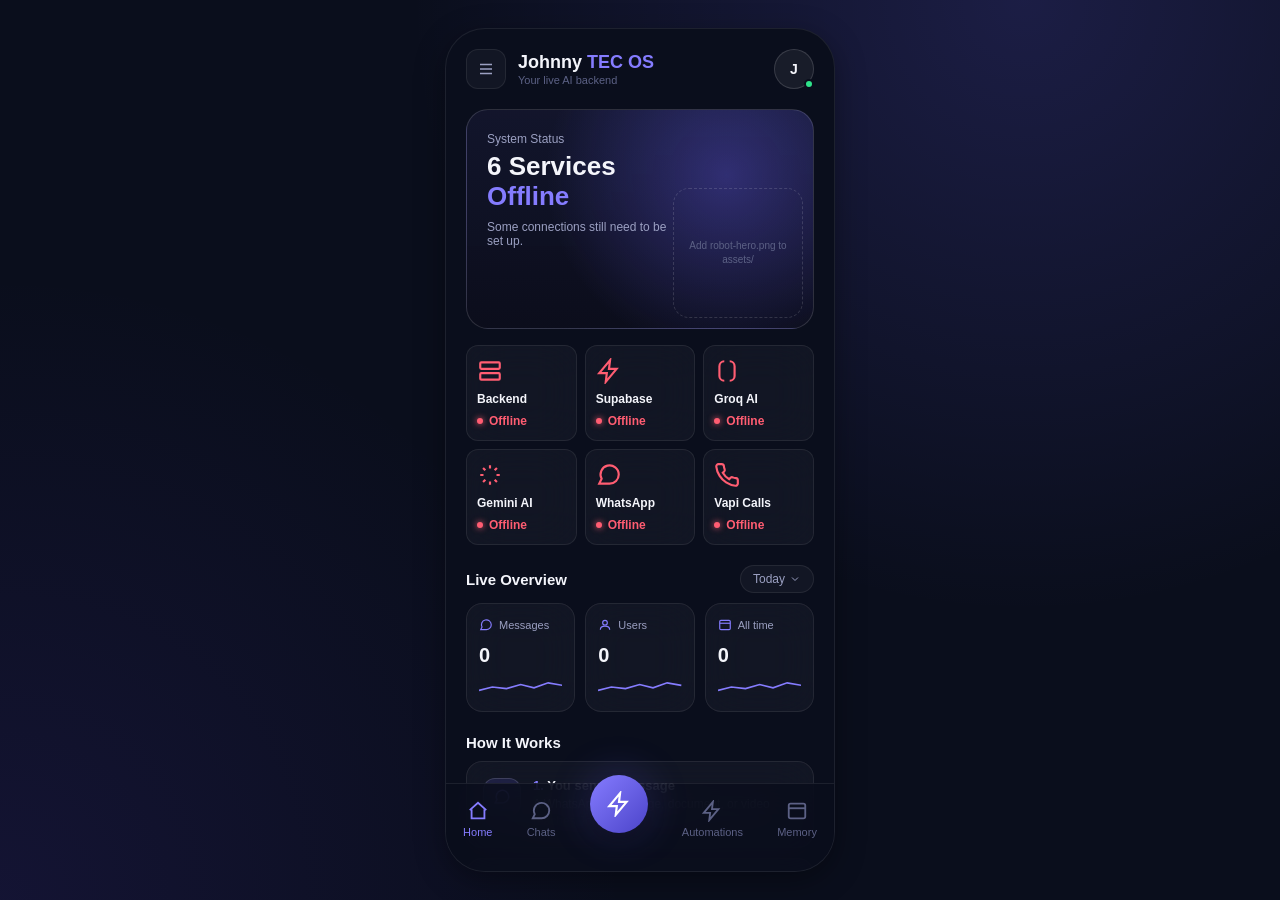
<file: index.html>
<!DOCTYPE html>
<html lang="en">
<head>
  <meta charset="UTF-8" />
  <meta name="viewport" content="width=device-width, initial-scale=1.0, maximum-scale=1.0, user-scalable=no" />
  <title>Johnny TEC OS</title>
  <link rel="stylesheet" href="css/base.css" />
  <link rel="stylesheet" href="css/nav.css" />
  <link rel="stylesheet" href="css/center-button.css" />
  <link rel="stylesheet" href="css/home.css" />
</head>
<body>
  <div class="app-frame">
    <div class="app-screen">

      <div class="home-header">
        <div class="header-left">
          <button class="menu-btn">
            <svg viewBox="0 0 24 24" fill="none" stroke="currentColor" stroke-width="2"><path d="M4 6h16M4 12h16M4 18h16"/></svg>
          </button>
          <div class="brand">
            <h1>Johnny <span>TEC OS</span></h1>
            <p>Your live AI backend</p>
          </div>
        </div>
        <div class="avatar">J<span class="status-dot"></span></div>
      </div>

      <div class="hero-card">
        <div class="hero-eyebrow">System Status</div>
        <div class="hero-title" id="hero-title">Checking status…</div>
        <div class="hero-sub" id="hero-sub">Connecting to backend…</div>

        <!--
          Drop your robot hero image here as assets/robot-hero.png
          (recommended: transparent PNG, roughly 500x500px, subject facing left)
          and uncomment the <img> tag below, then delete the placeholder div.
        -->
        <!-- <img src="assets/robot-hero.png" alt="Johnny" class="hero-image" /> -->
        <div class="hero-image-placeholder">Add robot-hero.png to assets/</div>
      </div>

      <div class="service-grid" id="service-grid"></div>

      <div class="section-title-row">
        <div class="section-title">Live Overview</div>
        <div class="range-pill">
          Today
          <svg viewBox="0 0 24 24" fill="none" stroke="currentColor" stroke-width="2"><path d="M6 9l6 6 6-6"/></svg>
        </div>
      </div>

      <div class="stats-grid">
        <div class="card stat-box">
          <div class="stat-top">
            <svg viewBox="0 0 24 24" fill="none" stroke-width="2"><path d="M21 11.5a8.4 8.4 0 0 1-8.4 8.4H3l2.2-4.4A8.4 8.4 0 1 1 21 11.5z"/></svg>
            Messages
          </div>
          <div class="stat-value" id="stat-messages-today">–</div>
          <svg class="sparkline" viewBox="0 0 100 20"><path d="M 0,14 L 16,10 L 33,12 L 50,7 L 66,11 L 83,5 L 100,8" fill="none" stroke="var(--primary-bright)" stroke-width="2"/></svg>
        </div>
        <div class="card stat-box">
          <div class="stat-top">
            <svg viewBox="0 0 24 24" fill="none" stroke-width="2"><circle cx="12" cy="8" r="4"/><path d="M4 20c0-4 4-6 8-6s8 2 8 6"/></svg>
            Users
          </div>
          <div class="stat-value" id="stat-users-today">–</div>
          <svg class="sparkline" viewBox="0 0 100 20"><path d="M 0,14 L 16,10 L 33,12 L 50,7 L 66,11 L 83,5 L 100,8" fill="none" stroke="var(--primary-bright)" stroke-width="2"/></svg>
        </div>
        <div class="card stat-box">
          <div class="stat-top">
            <svg viewBox="0 0 24 24" fill="none" stroke-width="2"><rect x="3" y="4" width="18" height="16" rx="2"/><path d="M3 9h18"/></svg>
            All time
          </div>
          <div class="stat-value" id="stat-total-messages">–</div>
          <svg class="sparkline" viewBox="0 0 100 20"><path d="M 0,14 L 16,10 L 33,12 L 50,7 L 66,11 L 83,5 L 100,8" fill="none" stroke="var(--primary-bright)" stroke-width="2"/></svg>
        </div>
      </div>

      <div class="section-title-row">
        <div class="section-title">How It Works</div>
      </div>

      <div class="card flow-card">
        <div class="flow-icon">
          <svg viewBox="0 0 24 24" fill="none" stroke="currentColor" stroke-width="2"><path d="M21 11.5a8.4 8.4 0 0 1-8.4 8.4H3l2.2-4.4A8.4 8.4 0 1 1 21 11.5z"/></svg>
        </div>
        <div class="flow-text">
          <h3><span class="accent">1.</span> You send a message</h3>
          <p>A WhatsApp text, image, document, or video reaches Johnny.</p>
        </div>
      </div>

      <div class="card flow-card">
        <div class="flow-icon">
          <svg viewBox="0 0 24 24" fill="none" stroke="currentColor" stroke-width="2"><path d="M13 2 3 14h7l-1 8 10-12h-7l1-8z"/></svg>
        </div>
        <div class="flow-text">
          <h3><span class="accent">2.</span> AI processes it</h3>
          <p>Groq or Gemini reads it, checks memory, and decides how to respond.</p>
        </div>
      </div>

      <div class="card flow-card">
        <div class="flow-icon">
          <svg viewBox="0 0 24 24" fill="none" stroke="currentColor" stroke-width="2"><path d="M21 11.5a8.4 8.4 0 0 1-8.4 8.4H3l2.2-4.4A8.4 8.4 0 1 1 21 11.5z"/></svg>
        </div>
        <div class="flow-text">
          <h3><span class="accent">3.</span> Johnny replies or calls</h3>
          <p>A reply is sent on WhatsApp, and useful facts are saved for next time.</p>
        </div>
      </div>

      <p class="note-text">
        Service status is checked live against the backend. A service shows
        offline if its API key isn't set yet or it can't be reached.
      </p>

    </div>
  </div>

  <script src="js/api.js"></script>
  <script src="js/nav.js"></script>
  <script src="js/center-button.js"></script>
  <script src="js/home.js"></script>
</body>
</html>
</file>
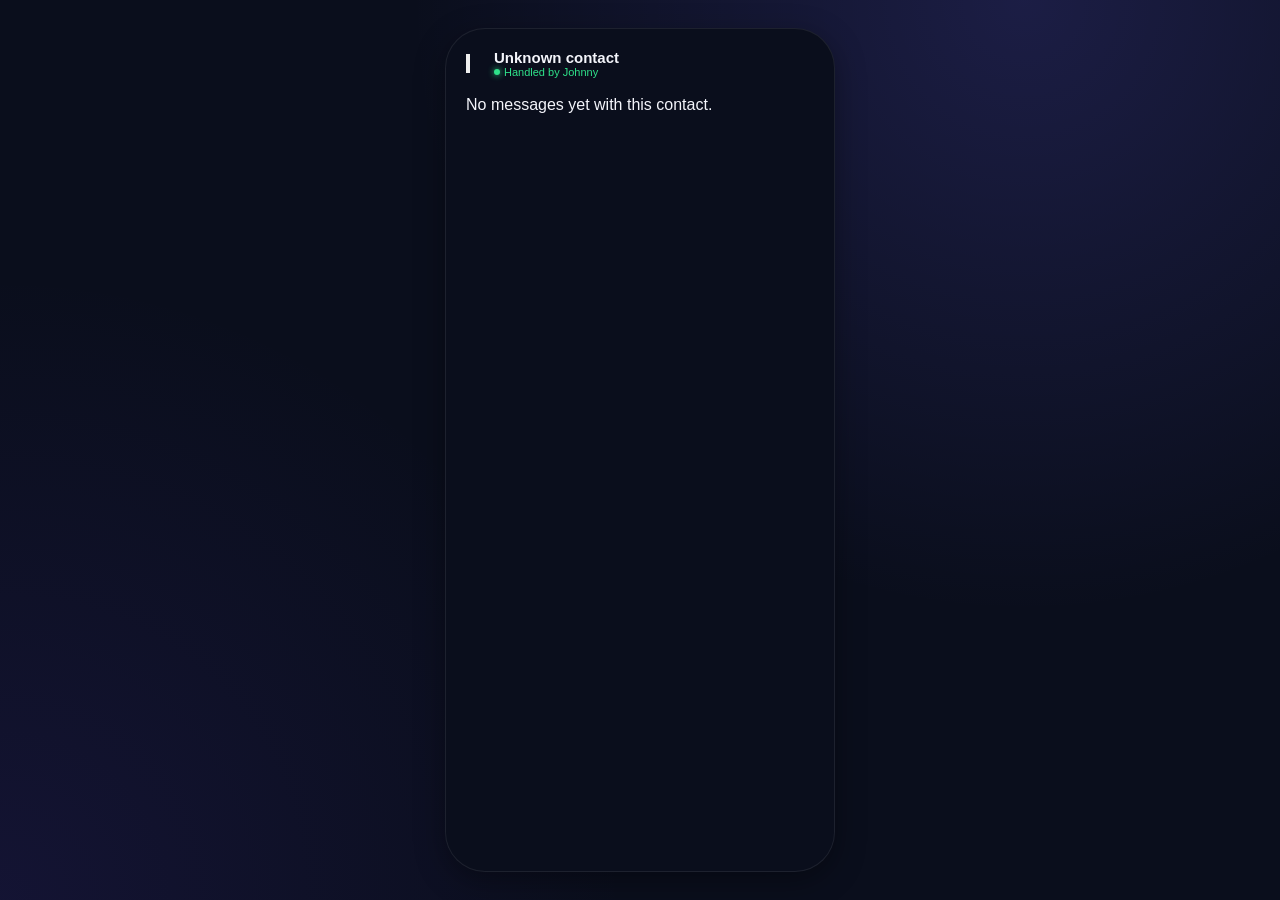
<file: pages/chat-detail.html>
<!DOCTYPE html>
<html lang="en">
<head>
  <meta charset="UTF-8" />
  <meta name="viewport" content="width=device-width, initial-scale=1.0, maximum-scale=1.0, user-scalable=no" />
  <title>Chat - Johnny TEC OS</title>
  <link rel="stylesheet" href="../css/base.css" />
  <link rel="stylesheet" href="../css/chat-detail.css" />
</head>
<body>
  <div class="app-frame">
    <div class="app-screen" style="padding-bottom: 30px;">

      <div class="chat-detail-header">
        <button class="back-btn" onclick="window.location.href='chats.html'">
          <svg viewBox="0 0 24 24" fill="none" stroke="currentColor" stroke-width="2"><path d="M15 18l-6-6 6-6"/></svg>
        </button>
        <div class="contact-avatar" id="chat-detail-avatar"></div>
        <div class="chat-detail-info">
          <div class="chat-detail-name" id="chat-detail-name">Loading…</div>
          <div class="chat-detail-status">
            <span class="dot"></span>Handled by Johnny
          </div>
        </div>
      </div>

      <div id="message-thread"></div>

    </div>
  </div>

  <script src="../js/api.js"></script>
  <script src="../js/chat-detail.js"></script>
</body>
</html>
</file>
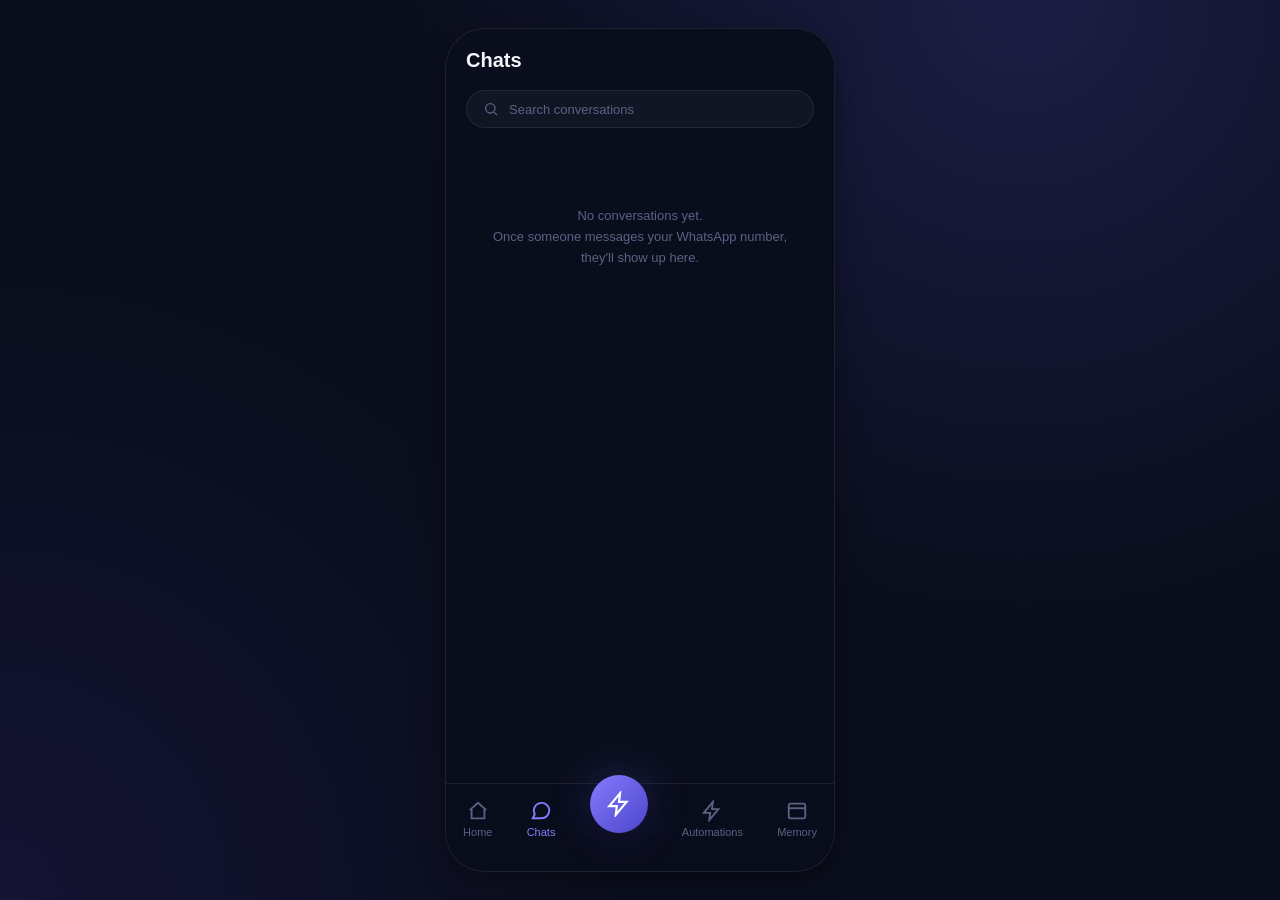
<file: pages/chats.html>
<!DOCTYPE html>
<html lang="en">
<head>
  <meta charset="UTF-8" />
  <meta name="viewport" content="width=device-width, initial-scale=1.0, maximum-scale=1.0, user-scalable=no" />
  <title>Chats - Johnny TEC OS</title>
  <link rel="stylesheet" href="../css/base.css" />
  <link rel="stylesheet" href="../css/nav.css" />
  <link rel="stylesheet" href="../css/center-button.css" />
  <link rel="stylesheet" href="../css/chats.css" />
</head>
<body>
  <div class="app-frame">
    <div class="app-screen">

      <div class="chats-header">
        <h1>Chats</h1>
      </div>

      <div class="search-bar">
        <svg viewBox="0 0 24 24" fill="none" stroke="currentColor" stroke-width="2"><circle cx="11" cy="11" r="7"/><path d="m21 21-4.3-4.3"/></svg>
        <input type="text" id="chat-search" placeholder="Search conversations" />
      </div>

      <div id="contact-list"></div>

    </div>
  </div>

  <script src="../js/api.js"></script>
  <script src="../js/nav.js"></script>
  <script src="../js/center-button.js"></script>
  <script src="../js/chats.js"></script>
</body>
</html>
</file>
<file: css/base.css>
/* ===== Design tokens ===== */
:root {
  --bg-page: #0A0E1C;
  --bg-gradient: radial-gradient(circle at 80% 0%, rgba(108, 99, 255, 0.18), transparent 45%),
                 radial-gradient(circle at 0% 100%, rgba(90, 60, 220, 0.12), transparent 40%),
                 #0A0E1C;

  --surface: rgba(255, 255, 255, 0.035);
  --surface-soft: rgba(255, 255, 255, 0.02);
  --surface-strong: rgba(255, 255, 255, 0.06);

  --primary: #6C63FF;
  --primary-bright: #857CFF;
  --primary-dark: #4B44C9;
  --primary-soft: rgba(108, 99, 255, 0.14);

  --text-primary: #F4F5FB;
  --text-secondary: #9BA0C2;
  --text-muted: #5C6185;

  --online: #2FE28A;
  --offline: #FF5D72;

  --border: rgba(255, 255, 255, 0.08);
  --border-bright: rgba(255, 255, 255, 0.14);

  --shadow-card: 0 8px 30px rgba(0, 0, 0, 0.35);
  --shadow-glow: 0 0 40px rgba(108, 99, 255, 0.25);

  --radius-lg: 22px;
  --radius-md: 16px;
  --radius-sm: 12px;

  --font: "Inter", -apple-system, BlinkMacSystemFont, "Segoe UI", sans-serif;
}

* {
  box-sizing: border-box;
  margin: 0;
  padding: 0;
  -webkit-tap-highlight-color: transparent;
}

html, body {
  height: 100%;
  overscroll-behavior: none;
  touch-action: manipulation;
}

body {
  font-family: var(--font);
  background: var(--bg-gradient);
  color: var(--text-primary);
  min-height: 100vh;
  display: flex;
  align-items: center;
  justify-content: center;
}

/* ===== Fixed app frame - no zoom, no resize ===== */
.app-frame {
  width: 390px;
  height: 844px;
  background: var(--bg-page);
  border-radius: 40px;
  box-shadow: var(--shadow-card);
  overflow: hidden;
  position: relative;
  display: flex;
  flex-direction: column;
  border: 1px solid var(--border);
}

.app-screen {
  flex: 1;
  overflow-y: auto;
  overflow-x: hidden;
  padding: 20px 20px 110px 20px;
  -ms-overflow-style: none;
  scrollbar-width: none;
}

.app-screen::-webkit-scrollbar {
  display: none;
}

/* ===== Shared components ===== */
.card {
  background: var(--surface);
  border: 1px solid var(--border);
  border-radius: var(--radius-md);
  backdrop-filter: blur(20px);
}

.pill {
  display: inline-flex;
  align-items: center;
  gap: 6px;
  font-size: 12px;
  font-weight: 600;
}

.pill-online { color: var(--online); }
.pill-offline { color: var(--offline); }

.dot {
  width: 6px;
  height: 6px;
  border-radius: 50%;
  background: currentColor;
  box-shadow: 0 0 6px currentColor;
}

@media (max-width: 420px) {
  body {
    overflow: hidden;
  }

  .app-frame {
    position: fixed;
    inset: 0;
    width: 100vw;
    height: 100vh;
    height: 100dvh;
    border-radius: 0;
    border: none;
  }
}
</file>
<file: css/nav.css>
.bottom-nav {
  position: absolute;
  bottom: 0;
  left: 0;
  right: 0;
  height: 88px;
  background: rgba(10, 14, 28, 0.85);
  backdrop-filter: blur(20px);
  border-top: 1px solid var(--border);
  display: flex;
  align-items: center;
  justify-content: space-around;
  padding-bottom: 18px;
  z-index: 10;
}

.nav-item {
  display: flex;
  flex-direction: column;
  align-items: center;
  gap: 4px;
  background: none;
  border: none;
  cursor: pointer;
  color: var(--text-muted);
  font-family: var(--font);
  font-size: 11px;
  font-weight: 500;
}

.nav-item.active {
  color: var(--primary-bright);
}

.nav-item svg {
  width: 22px;
  height: 22px;
}

.nav-center {
  width: 58px;
  height: 58px;
  border-radius: 50%;
  background: linear-gradient(135deg, var(--primary-bright), var(--primary-dark));
  display: flex;
  align-items: center;
  justify-content: center;
  border: none;
  cursor: pointer;
  margin-top: -30px;
  box-shadow: var(--shadow-glow), 0 6px 16px rgba(0, 0, 0, 0.4);
}

.nav-center svg {
  width: 26px;
  height: 26px;
  stroke: white;
}
</file>
<file: css/center-button.css>
.quick-action-sheet {
  position: absolute;
  bottom: 96px;
  left: 20px;
  right: 20px;
  background: var(--surface-strong);
  border: 1px solid var(--border-bright);
  border-radius: var(--radius-md);
  backdrop-filter: blur(24px);
  overflow: hidden;
  z-index: 20;
  animation: sheet-up 0.15s ease-out;
}

@keyframes sheet-up {
  from { opacity: 0; transform: translateY(8px); }
  to { opacity: 1; transform: translateY(0); }
}

.quick-action-option {
  width: 100%;
  text-align: left;
  padding: 14px 18px;
  background: none;
  border: none;
  border-bottom: 1px solid var(--border);
  font-family: var(--font);
  font-size: 14px;
  font-weight: 500;
  color: var(--text-primary);
  cursor: pointer;
}

.quick-action-option:last-child {
  border-bottom: none;
}

.quick-action-option:active {
  background: var(--surface-soft);
}
</file>
<file: css/home.css>
.home-header {
  display: flex;
  align-items: center;
  justify-content: space-between;
  margin-bottom: 20px;
}

.header-left {
  display: flex;
  align-items: center;
  gap: 12px;
}

.menu-btn {
  width: 40px;
  height: 40px;
  border-radius: var(--radius-sm);
  background: var(--surface);
  border: 1px solid var(--border);
  display: flex;
  align-items: center;
  justify-content: center;
}

.menu-btn svg {
  width: 18px;
  height: 18px;
  stroke: var(--text-secondary);
}

.brand h1 {
  font-size: 18px;
  font-weight: 700;
}

.brand h1 span {
  color: var(--primary-bright);
}

.brand p {
  font-size: 11px;
  color: var(--text-muted);
  margin-top: 1px;
}

.avatar {
  position: relative;
  width: 40px;
  height: 40px;
  border-radius: 50%;
  background: var(--surface-strong);
  border: 1px solid var(--border-bright);
  display: flex;
  align-items: center;
  justify-content: center;
  font-weight: 700;
  font-size: 14px;
}

.avatar .status-dot {
  position: absolute;
  bottom: -1px;
  right: -1px;
  width: 10px;
  height: 10px;
  border-radius: 50%;
  background: var(--online);
  border: 2px solid var(--bg-page);
}

/* ===== Hero status card ===== */
.hero-card {
  position: relative;
  border-radius: var(--radius-lg);
  padding: 22px 20px;
  margin-bottom: 16px;
  overflow: hidden;
  min-height: 220px;
  background:
    radial-gradient(circle at 75% 30%, rgba(108, 99, 255, 0.35), transparent 60%),
    linear-gradient(180deg, rgba(20, 22, 46, 0.9), rgba(12, 14, 28, 0.95));
  border: 1px solid var(--border-bright);
}

.hero-eyebrow {
  font-size: 12px;
  color: var(--text-secondary);
  margin-bottom: 6px;
}

.hero-title {
  font-size: 26px;
  font-weight: 800;
  line-height: 1.15;
  max-width: 65%;
}

.hero-title .accent {
  color: var(--primary-bright);
}

.hero-sub {
  font-size: 12px;
  color: var(--text-secondary);
  margin-top: 8px;
  max-width: 60%;
}

.hero-image {
  position: absolute;
  right: -10px;
  bottom: -10px;
  width: 160px;
  height: 160px;
  object-fit: contain;
  filter: drop-shadow(0 0 30px rgba(108, 99, 255, 0.45));
}

.hero-image-placeholder {
  position: absolute;
  right: 10px;
  bottom: 10px;
  width: 130px;
  height: 130px;
  border-radius: var(--radius-md);
  border: 1px dashed var(--border-bright);
  display: flex;
  align-items: center;
  justify-content: center;
  text-align: center;
  font-size: 10px;
  color: var(--text-muted);
  padding: 8px;
  line-height: 1.4;
}

/* ===== Service grid ===== */
.service-grid {
  display: grid;
  grid-template-columns: 1fr 1fr 1fr;
  gap: 8px;
  margin-bottom: 20px;
}

.service-box {
  padding: 12px 10px;
  border-radius: var(--radius-sm);
}

.service-icon {
  width: 26px;
  height: 26px;
  margin-bottom: 8px;
}

.service-icon svg {
  width: 100%;
  height: 100%;
}

.service-name {
  font-size: 12px;
  font-weight: 600;
  margin-bottom: 4px;
}

/* ===== Section headers ===== */
.section-title-row {
  display: flex;
  align-items: center;
  justify-content: space-between;
  margin: 4px 0 10px 0;
}

.section-title {
  font-size: 15px;
  font-weight: 700;
}

.range-pill {
  display: flex;
  align-items: center;
  gap: 4px;
  font-size: 12px;
  color: var(--text-secondary);
  background: var(--surface);
  border: 1px solid var(--border);
  border-radius: 999px;
  padding: 6px 12px;
}

.range-pill svg {
  width: 12px;
  height: 12px;
}

/* ===== Stats grid ===== */
.stats-grid {
  display: grid;
  grid-template-columns: repeat(3, 1fr);
  gap: 10px;
  margin-bottom: 22px;
}

.stat-box {
  padding: 14px 12px;
  border-radius: var(--radius-md);
}

.stat-top {
  display: flex;
  align-items: center;
  gap: 6px;
  font-size: 11px;
  color: var(--text-secondary);
  margin-bottom: 12px;
}

.stat-top svg {
  width: 14px;
  height: 14px;
  stroke: var(--primary-bright);
}

.stat-value {
  font-size: 20px;
  font-weight: 800;
  margin-bottom: 10px;
}

.sparkline {
  width: 100%;
  height: 20px;
  display: block;
}

/* ===== How it works ===== */
.flow-card {
  padding: 16px;
  margin-bottom: 10px;
  display: flex;
  gap: 12px;
  align-items: flex-start;
  border-radius: var(--radius-md);
}

.flow-icon {
  width: 38px;
  height: 38px;
  border-radius: var(--radius-sm);
  background: var(--primary-soft);
  color: var(--primary-bright);
  display: flex;
  align-items: center;
  justify-content: center;
  flex-shrink: 0;
  border: 1px solid var(--border-bright);
}

.flow-icon svg {
  width: 18px;
  height: 18px;
}

.flow-text h3 {
  font-size: 13px;
  font-weight: 700;
  margin-bottom: 3px;
}

.flow-text h3 .accent {
  color: var(--primary-bright);
}

.flow-text p {
  font-size: 12px;
  color: var(--text-secondary);
  line-height: 1.45;
}

.note-text {
  font-size: 11px;
  color: var(--text-muted);
  margin-top: 12px;
  line-height: 1.6;
}
</file>
<file: css/chat-detail.css>
.chat-detail-header {
  display: flex;
  align-items: center;
  gap: 12px;
  margin-bottom: 18px;
}

.chat-detail-info {
  flex: 1;
}

.chat-detail-name {
  font-size: 15px;
  font-weight: 700;
}

.chat-detail-status {
  font-size: 11px;
  color: var(--online);
  display: flex;
  align-items: center;
  gap: 4px;
}

.message-row {
  display: flex;
  margin-bottom: 10px;
}

.message-row.from-user {
  justify-content: flex-start;
}

.message-row.from-ai {
  justify-content: flex-end;
}

.bubble {
  max-width: 76%;
  padding: 10px 14px;
  border-radius: var(--radius-md);
  font-size: 13px;
  line-height: 1.5;
}

.from-user .bubble {
  background: var(--surface-strong);
  border: 1px solid var(--border);
  border-bottom-left-radius: 4px;
  color: var(--text-primary);
}

.from-ai .bubble {
  background: linear-gradient(135deg, var(--primary), var(--primary-dark));
  border-bottom-right-radius: 4px;
  color: white;
}

.bubble-time {
  font-size: 10px;
  margin-top: 5px;
  opacity: 0.6;
  text-align: right;
}

.day-divider {
  text-align: center;
  font-size: 11px;
  color: var(--text-muted);
  margin: 18px 0 12px 0;
}
</file>
<file: css/chats.css>
.chats-header {
  display: flex;
  align-items: center;
  justify-content: space-between;
  margin-bottom: 18px;
}

.chats-header h1 {
  font-size: 20px;
  font-weight: 700;
}

.back-btn {
  width: 36px;
  height: 36px;
  border-radius: 50%;
  background: var(--surface);
  border: 1px solid var(--border);
  display: flex;
  align-items: center;
  justify-content: center;
}

.back-btn svg {
  width: 18px;
  height: 18px;
  stroke: var(--text-secondary);
}

.search-bar {
  display: flex;
  align-items: center;
  gap: 10px;
  background: var(--surface);
  border: 1px solid var(--border);
  border-radius: 999px;
  padding: 10px 16px;
  margin-bottom: 18px;
}

.search-bar svg {
  width: 16px;
  height: 16px;
  stroke: var(--text-muted);
  flex-shrink: 0;
}

.search-bar input {
  background: none;
  border: none;
  outline: none;
  color: var(--text-primary);
  font-family: var(--font);
  font-size: 13px;
  width: 100%;
}

.search-bar input::placeholder {
  color: var(--text-muted);
}

.contact-row {
  display: flex;
  align-items: center;
  gap: 12px;
  padding: 12px;
  border-radius: var(--radius-md);
  margin-bottom: 6px;
  cursor: pointer;
}

.contact-row:active {
  background: var(--surface-soft);
}

.contact-avatar {
  width: 48px;
  height: 48px;
  border-radius: 50%;
  background: linear-gradient(135deg, var(--primary), var(--primary-dark));
  display: flex;
  align-items: center;
  justify-content: center;
  font-weight: 700;
  font-size: 16px;
  flex-shrink: 0;
}

.contact-info {
  flex: 1;
  min-width: 0;
}

.contact-top-row {
  display: flex;
  align-items: center;
  justify-content: space-between;
  margin-bottom: 3px;
}

.contact-name {
  font-size: 14px;
  font-weight: 600;
}

.contact-time {
  font-size: 11px;
  color: var(--text-muted);
  flex-shrink: 0;
}

.contact-preview {
  display: flex;
  align-items: center;
  gap: 5px;
  font-size: 12px;
  color: var(--text-secondary);
  white-space: nowrap;
  overflow: hidden;
  text-overflow: ellipsis;
}

.contact-preview .from-ai {
  color: var(--primary-bright);
  font-weight: 600;
  flex-shrink: 0;
}

.empty-state {
  text-align: center;
  padding: 60px 20px;
  color: var(--text-muted);
  font-size: 13px;
  line-height: 1.6;
}
</file>
